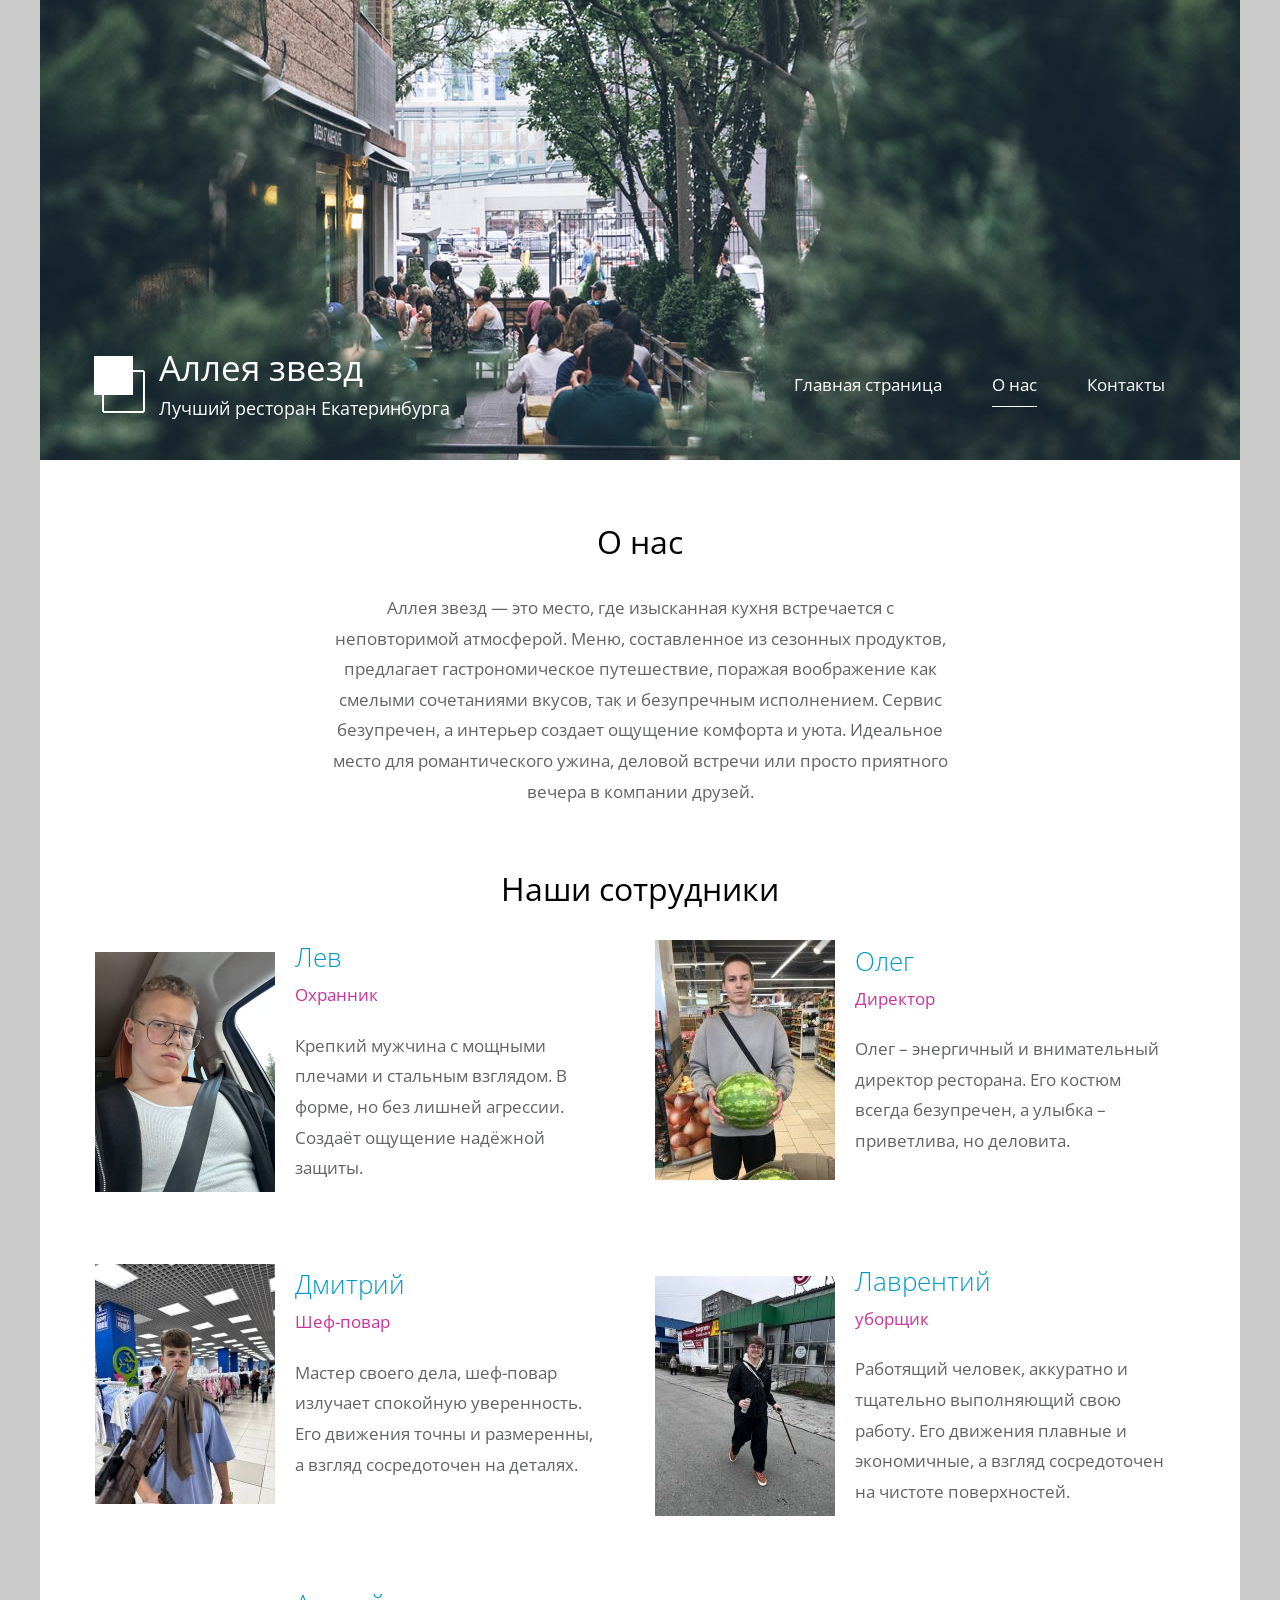
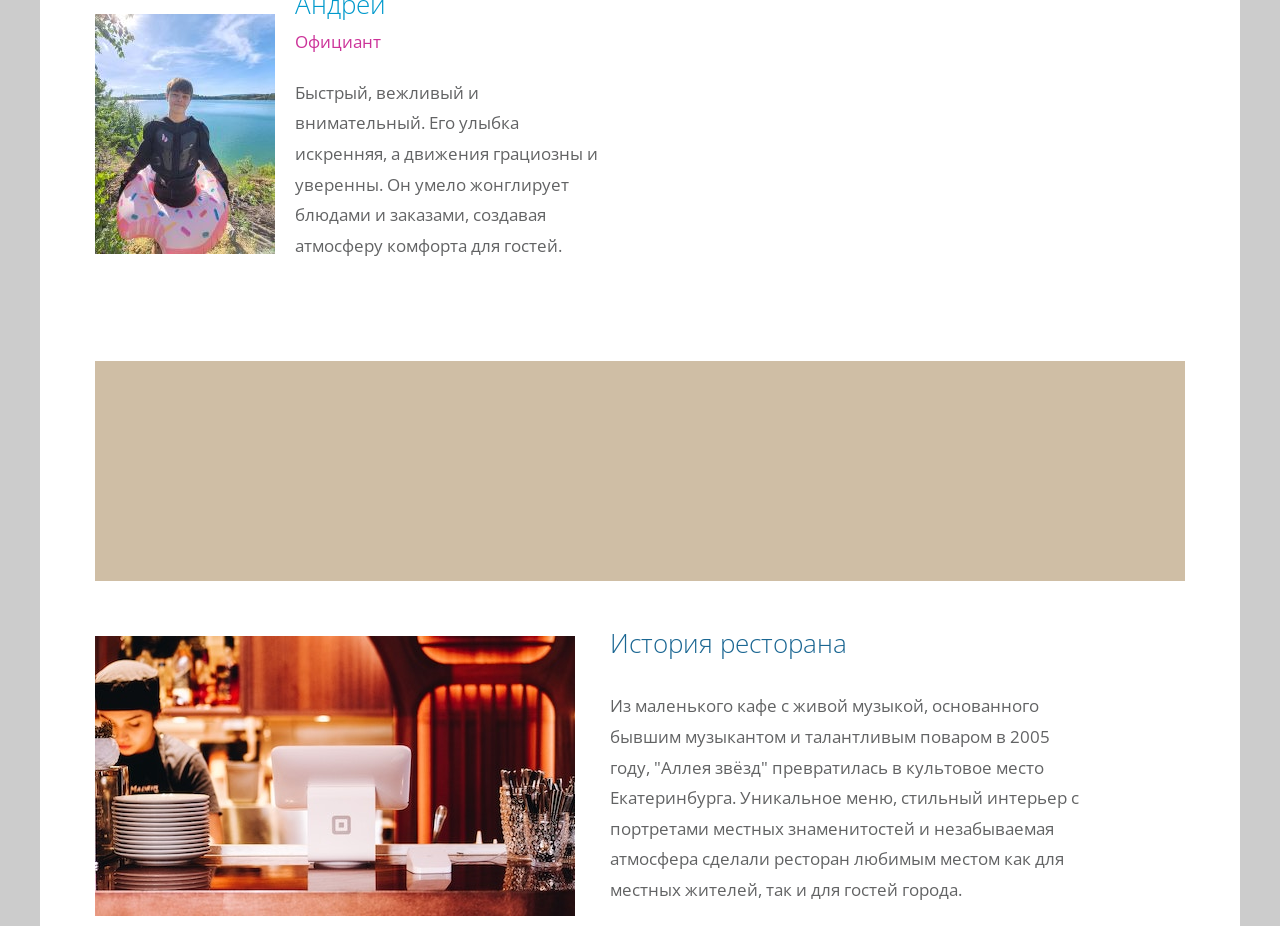
<file: about.html>
<!DOCTYPE html>
<html>

<head>
	<meta charset="UTF-8" />
    <meta name="viewport" content="width=device-width, initial-scale=1.0" />
    <meta http-equiv="X-UA-Compatible" content="ie=edge" />
    <title>Аллея звезд - о нас</title>
    <link href="https://fonts.googleapis.com/css?family=Open+Sans:300,400" rel="stylesheet" />
    <link href="css/all.min.css" rel="stylesheet" />
	<link href="css/templatemo-style.css" rel="stylesheet" />
</head>
<!--

Аллея звезд

https://templatemo.com/tm-539-simple-house

-->
<body> 

	<div class="container">
	<!-- Top box -->
		<!-- Logo & Site Name -->
		<div class="placeholder">
			<div class="parallax-window" data-parallax="scroll" data-image-src="img/simple-house-01.jpg">
				<div class="tm-header">
					<div class="row tm-header-inner">
						<div class="col-md-6 col-12">
							<img src="img/simple-house-logo.png" alt="Logo" class="tm-site-logo" /> 
							<div class="tm-site-text-box">
								<h1 class="tm-site-title">Аллея звезд</h1>
								<h6 class="tm-site-description">Лучший ресторан Екатеринбурга</h6>	
							</div>
						</div>
						<nav class="col-md-6 col-12 tm-nav">
							<ul class="tm-nav-ul">
								<li class="tm-nav-li"><a href="index.html" class="tm-nav-link">Главная страница</a></li>
								<li class="tm-nav-li"><a href="about.html" class="tm-nav-link active">О нас</a></li>
								<li class="tm-nav-li"><a href="contact.html" class="tm-nav-link">Контакты</a></li>
							</ul>
						</nav>	
					</div>
				</div>
			</div>
		</div>

		<main>
			<header class="row tm-welcome-section">
				<h2 class="col-12 text-center tm-section-title">О нас</h2>
				<p class="col-12 text-center">Аллея звезд — это место, где изысканная кухня встречается с неповторимой атмосферой.  Меню, составленное из сезонных продуктов, предлагает гастрономическое путешествие,  поражая воображение как смелыми сочетаниями вкусов, так и безупречным исполнением.  Сервис безупречен, а интерьер создает ощущение комфорта и уюта.  Идеальное место для романтического ужина, деловой встречи или просто приятного вечера в компании друзей.</p>
			</header>
                <h4 class="col-12 text-center tm-section-title">Наши сотрудники</h4>
			<div class="tm-container-inner tm-persons">
				<div class="row">
					<article class="col-lg-6">
						<figure class="tm-person">
							<img src="img/Охранник.jpg" alt="Image" class="img-fluid tm-person-img" />
							<figcaption class="tm-person-description">
								<h4 class="tm-person-name">Лев</h4>
								<p class="tm-person-title">Охранник</p>
								<p class="tm-person-about">Крепкий мужчина с мощными плечами и стальным взглядом. В форме, но без лишней агрессии.  Создаёт ощущение надёжной защиты.</p>
								<div>
								</div>
							</figcaption>
						</figure>
					</article>
					<article class="col-lg-6">
						<figure class="tm-person">
							<img src="img/Директор.jpg" alt="Image" class="img-fluid tm-person-img" />
							<figcaption class="tm-person-description">
								<h4 class="tm-person-name">Олег</h4>
								<p class="tm-person-title">Директор</p>
								<p class="tm-person-about">Олег – энергичный и  внимательный директор ресторана.  Его костюм всегда безупречен, а улыбка – приветлива, но деловита. </p>
								<div>
								</div>
							</figcaption>
						</figure>
					</article>
					<article class="col-lg-6">
						<figure class="tm-person">
							<img src="img/Шеф-повар.jpg" alt="Image" class="img-fluid tm-person-img" />
							<figcaption class="tm-person-description">
								<h4 class="tm-person-name">Дмитрий</h4>
								<p class="tm-person-title">Шеф-повар</p>
								<p class="tm-person-about">Мастер своего дела, шеф-повар излучает спокойную уверенность.  Его движения точны и размеренны,  а взгляд  сосредоточен на деталях. </p>
								<div>
								</div>
							</figcaption>
						</figure>
					</article>
					<article class="col-lg-6">
						<figure class="tm-person">
							<img src="img/уборщик.jpg" alt="Image" class="img-fluid tm-person-img" />
							<figcaption class="tm-person-description">
								<h4 class="tm-person-name">Лаврентий</h4>
								<p class="tm-person-title">уборщик</p>
								<p class="tm-person-about">Работящий человек,  аккуратно и  тщательно выполняющий свою работу.  Его  движения  плавные и  экономичные,  а  взгляд  сосредоточен на  чистоте  поверхностей.</p>
								<div>
								</div>
							</figcaption>
						</figure>
					</article>
					<article class="col-lg-6">
						<figure class="tm-person">
							<img src="img/официант.jpg" alt="Image" class="img-fluid tm-person-img" />
							<figcaption class="tm-person-description">
								<h4 class="tm-person-name">Андрей</h4>
								<p class="tm-person-title">Официант</p>
								<p class="tm-person-about">Быстрый, вежливый и внимательный.  Его  улыбка  искренняя, а  движения  грациозны и  уверенны.  Он  умело  жонглирует  блюдами и  заказами,  создавая  атмосферу  комфорта для гостей.</p>
								<div>
								</div>
							</figcaption>
						</figure>
					</article>
				</div>
			</div>
			<div class="tm-container-inner tm-featured-image">
				<div class="row">
					<div class="col-12">
						<div class="placeholder-2">
							<div class="parallax-window-2" data-parallax="scroll" data-image-src="img/about-05.jpg"></div>		
						</div>
					</div>
				</div>
			</div>
			
			<div class="tm-container-inner tm-history">
				<div class="row">
					<div class="col-12">
						<div class="tm-history-inner">
							<img src="img/about-06.jpg" alt="Image" class="img-fluid tm-history-img" />
							<div class="tm-history-text"> 
								<h4 class="tm-history-title">История ресторана</h4>
								<p class="tm-mb-p">Из маленького кафе с живой музыкой, основанного бывшим музыкантом и талантливым поваром в 2005 году,  "Аллея звёзд"  превратилась в культовое место Екатеринбурга.  Уникальное меню,  стильный интерьер с портретами местных знаменитостей и  незабываемая атмосфера  сделали  ресторан  любимым  местом  как  для  местных  жителей, так и  для  гостей  города.</p>
							</div>
						</div>	
					</div>
				</div>
			</div>
		</main>

	</div>
	<script src="js/jquery.min.js"></script>
	<script src="js/parallax.min.js"></script>
</body>
</html>
</file>
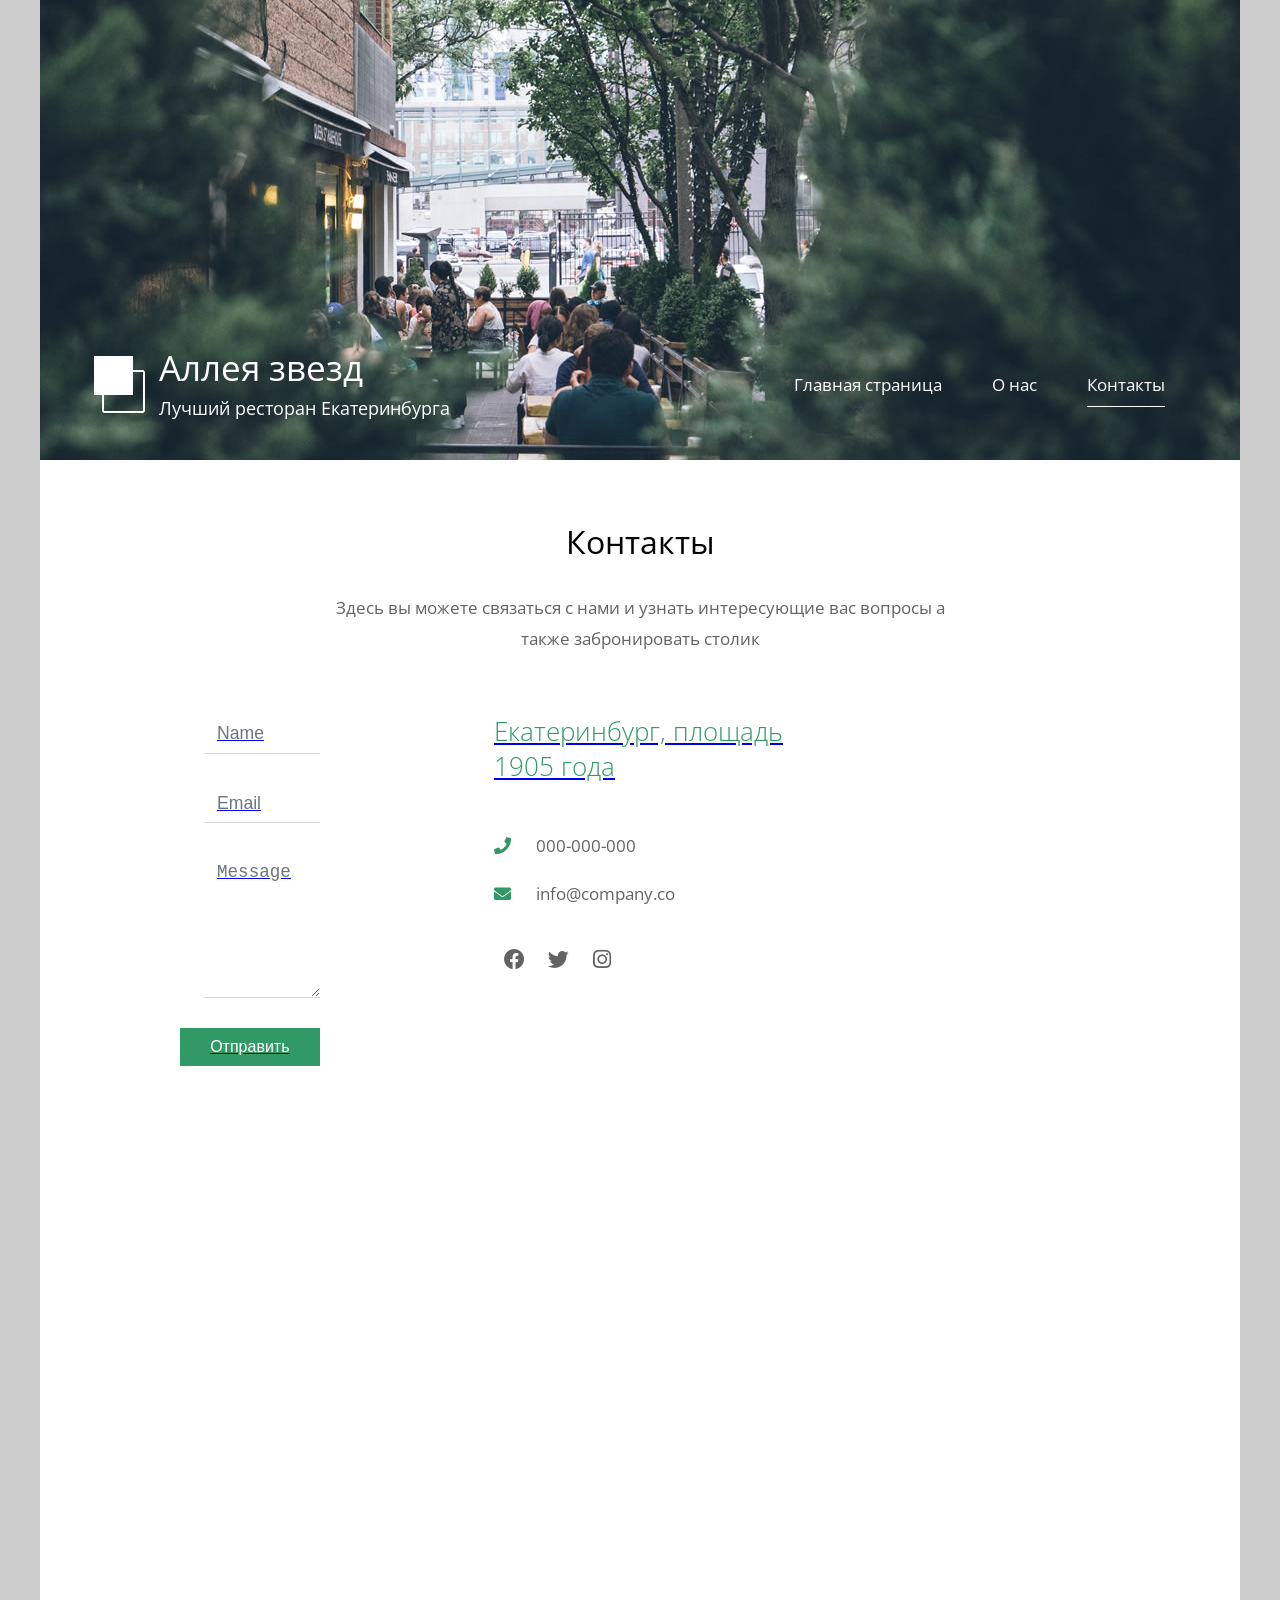
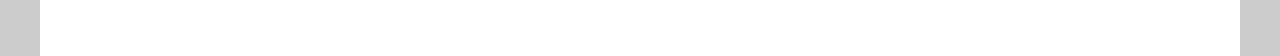
<file: contact.html>
<!DOCTYPE html>
<html>

<head>
	<meta charset="UTF-8" />
    <meta name="viewport" content="width=device-width, initial-scale=1.0" />
    <meta http-equiv="X-UA-Compatible" content="ie=edge" />
    <title>Аллея звезд - Контакты</title>
    <link href="https://fonts.googleapis.com/css?family=Open+Sans:300,400" rel="stylesheet" />
    <link href="css/all.min.css" rel="stylesheet" />
	<link href="css/templatemo-style.css" rel="stylesheet" />
</head>
<!--

Simple House

https://templatemo.com/tm-539-simple-house

-->
<body> 

	<div class="container">
	<!-- Top box -->
		<!-- Logo & Site Name -->
		<div class="placeholder">
			<div class="parallax-window" data-parallax="scroll" data-image-src="img/simple-house-01.jpg">
				<div class="tm-header">
					<div class="row tm-header-inner">
						<div class="col-md-6 col-12">
							<img src="img/simple-house-logo.png" alt="Logo" class="tm-site-logo" /> 
							<div class="tm-site-text-box">
								<h1 class="tm-site-title">Аллея звезд</h1>
								<h6 class="tm-site-description">Лучший ресторан Екатеринбурга</h6>	
							</div>
						</div>
						<nav class="col-md-6 col-12 tm-nav">
							<ul class="tm-nav-ul">
								<li class="tm-nav-li"><a href="index.html" class="tm-nav-link">Главная страница</a></li>
								<li class="tm-nav-li"><a href="about.html" class="tm-nav-link">О нас</a></li>
								<li class="tm-nav-li"><a href="contact.html" class="tm-nav-link active">Контакты</a></li>
							</ul>
						</nav>	
					</div>
				</div>
			</div>
		</div>

		<main>
			<header class="row tm-welcome-section">
				<h2 class="col-12 text-center tm-section-title">Контакты</h2>
				<p class="col-12 text-center">Здесь вы можете связаться с нами и узнать интересующие вас вопросы а также забронировать столик<a rel="nofollow" href="https://www.ltcclock.com/downloads/simple-contact-form/" target="_blank"></p>
			</header>

			<div class="tm-container-inner-2 tm-contact-section">
				<div class="row">
					<div class="col-md-6">
						<form action="" method="POST" class="tm-contact-form">
					        <div class="form-group">
					          <input type="text" name="name" class="form-control" placeholder="Name" required="#" />
					        </div>
					        
					        <div class="form-group">
					          <input type="email" name="email" class="form-control" placeholder="Email" required="#" />
					        </div>
				
					        <div class="form-group">
					          <textarea rows="5" name="message" class="form-control" placeholder="Message" required="#"></textarea>
					        </div>
					
					        <div class="form-group tm-d-flex">
					          <button type="submit" class="tm-btn tm-btn-success tm-btn-right">
					            Отправить
					          </button>
					        </div>
						</form>
					</div>
					<div class="col-md-6">
						<div class="tm-address-box">
							<h4 class="tm-info-title tm-text-success">Екатеринбург, площадь 1905 года</h4>
							<address>
							</address>
							<a href="tel:080-090-0110" class="tm-contact-link">
								<i class="fas fa-phone tm-contact-icon"></i>000-000-000
							</a>
							<a href="mailto:info@company.co" class="tm-contact-link">
								<i class="fas fa-envelope tm-contact-icon"></i>info@company.co
							</a>
							<div class="tm-contact-social">
								<a href="#" class="tm-social-link"><i class="fab fa-facebook tm-social-icon"></i></a>
								<a href="#" class="tm-social-link"><i class="fab fa-twitter tm-social-icon"></i></a>
								<a href="#" class="tm-social-link"><i class="fab fa-instagram tm-social-icon"></i></a>
							</div>
						</div>
					</div>
				</div>
			</div>
            
<!-- How to change your own map point
	1. Go to Google Maps
	2. Click on your location point
	3. Click "Share" and choose "Embed map" tab
	4. Copy only URL and paste it within the src="" field below
-->
			<div class="tm-container-inner-2 tm-map-section">
				<div class="row">
					<div class="col-12">
						<div class="tm-map">
							<iframe src="https://www.google.com/maps/embed?pb=!1m14!1m12!1m3!1d1543.2678411713148!2d60.59775348405819!3d56.8371900805657!2m3!1f0!2f0!3f0!3m2!1i1024!2i768!4f13.1!5e0!3m2!1sru!2sru!4v1746126952783!5m2!1sru!2sru" width="600" height="450" style="border:0;" allowfullscreen="" loading="lazy" referrerpolicy="no-referrer-when-downgrade"></iframe>
						</div>
					</div>
				</div>
			</div>

		</main>

	</div>
	<script src="js/jquery.min.js"></script>
	<script src="js/parallax.min.js"></script>
	<script>
		$(document).ready(function(){
			var acc = document.getElementsByClassName("accordion");
			var i;
			
			for (i = 0; i < acc.length; i++) {
			  acc[i].addEventListener("click", function() {
			    this.classList.toggle("active");
			    var panel = this.nextElementSibling;
			    if (panel.style.maxHeight) {
			      panel.style.maxHeight = null;
			    } else {
			      panel.style.maxHeight = panel.scrollHeight + "px";
			    }
			  });
			}	
		});
	</script>
</body>
</html>
</file>
<file: css/templatemo-style.css>
/*


*/

ul, nav, body, h1, h2, h4, h6, p, figure {
  margin: 0;
  padding: 0;
}

a, button { transition: all 0.3s ease; }

/* Bootstrap grid system  */

html {
  box-sizing: border-box;
  -ms-overflow-style: scrollbar;
}

*,
*::before,
*::after {
  box-sizing: inherit;
}

.container {
  width: 100%;
  max-width: 1200px;
  margin-right: auto;
  margin-left: auto;
}

.tm-container-inner,
.tm-container-inner-2 {
  padding-left: 15px;
  padding-right: 15px;
}

.row {
  display: -ms-flexbox;
  display: flex;
  -ms-flex-wrap: wrap;
  flex-wrap: wrap;
  margin-left: -15px;
  margin-right: -15px;
}

.col-lg-3,
.col-lg-4,
.col-lg-6,
.col-md-4,
.col-md-6,
.col-sm-6, 
.col-12 {
  position: relative;
  width: 100%;
  padding-right: 15px;
  padding-left: 15px;
}

.col-12 {
  -ms-flex: 0 0 100%;
  flex: 0 0 100%;
  max-width: 100%;
}

@media (min-width: 576px) {
  .col-sm-6 {
    -ms-flex: 0 0 50%;
    flex: 0 0 50%;
    max-width: 50%;
  }
}

@media (min-width: 768px) {
  .col-md-4 {
    -ms-flex: 0 0 33.333333%;
    flex: 0 0 33.333333%;
    max-width: 33.333333%;
  }
  
  .col-md-6 {
    -ms-flex: 0 0 50%;
    flex: 0 0 50%;
    max-width: 50%;
  }
}

@media (min-width: 992px) {
  .col-lg-3 {
    -ms-flex: 0 0 25%;
    flex: 0 0 25%;
    max-width: 25%;
  }
  
  .col-lg-4 {
    -ms-flex: 0 0 33.333333%;
    flex: 0 0 33.333333%;
    max-width: 33.333333%;
  }
  
  .col-lg-6 {
    -ms-flex: 0 0 50%;
    flex: 0 0 50%;
    max-width: 50%;
  }
}

/*
  primary: #2D99CC
  success: #319966
  danger: #993332
*/

.tm-btn {
  display: inline-block;
  font-size: 1rem;
  width: auto;
  padding: 10px 30px;
  text-decoration: none;
  cursor: pointer;
  border: 0;
}

.tm-btn-default {
  border: 1px solid #ccc;
  background-color: transparent;
  color: #626364;
}

.tm-btn-default:hover,
.tm-btn-default:focus {
  color: white;
  background-color: #98999A;
}

.tm-btn-primary {
  background-color: #2D99CC;
  color: white;
}

.tm-btn-primary:hover,
.tm-btn-primary:focus {
  background-color: #1b6f96;
}

.tm-btn-success {
  background-color: #319966;
  color: white;
}

.tm-btn-success:hover,
.tm-btn-success:focus {
  background-color: #1d6e46;
}

.tm-btn-danger {
  background-color: #993332;
  color: white;
}

.tm-btn-danger:hover,
.tm-btn-danger:focus {
  background-color: #752423;
}

.tm-mb-45 {
  margin-bottom: 45px;
}

.tm-mb-p {
    margin-bottom: 20px;
}

.tm-text-success {
  color: #319966;
}

.text-center {
  text-align: center;
}

.hidden {
  display: none !important;
}

.img-fluid {
  max-width: 100%;
  height: auto;
}

body {
  font-family: 'Open Sans', Arial, sans-serif;
  font-size: 17px;
  background-color: #ccc;
  overflow-x: hidden;
}

.container {
  background-color: white;
}

p, address {
  color: #626364;
  line-height: 1.8;
}

/* Set width and height in JS */
.placeholder {
  width: 100%;
  min-height: 460px;
  background-color: #556E5B;
}

.placeholder-2 {
  width: 100%;
  min-height: 220px;
  background-color: #CFBEA5;
  position: relative;
  z-index: 998;
}

.parallax-window {
  min-height: 460px;
  background: transparent;
  position: relative;
}

.parallax-window-2 {
  min-height: 220px;
  width: 100%;
  margin-left: auto;
  margin-right: auto;
  background: transparent;
  position: relative;
}

.parallax-mirror {
  z-index: 999 !important;
}

.tm-header {
  position: absolute;
  bottom: 0;
  left: 0;
  width: 100%;
  color: white;
  z-index: 1000;
}

.tm-header-inner {
  padding: 40px 50px;
}

@media (max-width: 991px) {
  .tm-header-inner {
    padding: 30px 15px;
  }
}

.tm-site-logo {
  display: inline-block;
  margin-right: 5px;
}

.tm-site-text-box {
  display: inline-block;
}

.tm-site-title {
  font-size: 2.2rem;
  font-weight: 400;
  margin-bottom: 5px;
}

.tm-site-description {
  font-size: 1.1rem;
  font-weight: 400;
}

.tm-nav {
  text-align: right;
  margin-top: 30px;
}

.tm-nav-ul {
  display: flex;
  justify-content: flex-end;
}

.tm-nav-li {
  list-style: none;
  display: block;
  margin-bottom: 0;
  padding-right: 25px;
  padding-left: 25px;
}

@media (max-width: 991px) {
  .tm-nav-li {
    padding-right: 15px;
    padding-left: 15px;
  }
}

.tm-nav-link {
  color: white;
  text-decoration: none;
  padding-bottom: 10px;
}

.tm-nav-link.active,
.tm-nav-link:hover {
  border-bottom: 1px solid white;
}

.tm-welcome-section {
  margin: 60px auto;
  max-width: 655px;
}

.tm-section-title {
  font-size: 2rem;
  font-weight: 400;
  margin-bottom: 30px;
}

.tm-gallery {
  margin-bottom: 80px;
}

.tm-gallery-page {
  max-width: 280px;
  margin-left: auto;
  margin-right: auto;
  display: -ms-flexbox;
  display: flex;
  -ms-flex-wrap: wrap;
  flex-wrap: wrap;
}

.tm-gallery-description {
  font-size: 0.95rem;
}

.tm-section,
.tm-container-inner,
.tm-container-inner-2 {
  margin-left: auto;
  margin-right: auto;
}

/* Small devices (landscape phones, 576px and up) */
@media (min-width: 576px) {
  .tm-gallery-page {
    max-width: 560px;
  }
}

/* Medium devices (tablets, 768px and up) */
@media (min-width: 768px) {
  .tm-gallery-page,
  .tm-section,
  .tm-container-inner,
  .tm-container-inner-2 {
    max-width: 840px;
  }
}

/* Large devices (desktops, 992px and up) */
@media (min-width: 992px) {
  .tm-gallery-page,
  .tm-section {
    max-width: 1120px;
  }
  
  .tm-container-inner {
    max-width: 1120px;
  }
  
  .tm-container-inner-2 {
    max-width: 900px;
  }
}

.tm-gallery-item {
  max-width: 280px;
}

.tm-gallery-img {
  margin-bottom: 20px;
}

.tm-gallery-title {
  font-size: 1.3rem;
  font-weight: 400;
  color: #1A6692;
  margin-bottom: 15px;
}

.tm-gallery-description {
  margin-bottom: 20px;
}

.tm-gallery-price {
  font-size: 1.25rem;
  color: #2F956D;
  margin-bottom: 60px;
}

.tm-paging-links {
  text-align: center;
  margin-bottom: 40px;
}

.tm-paging-item {
  list-style: none;
  display: inline-block;
  border: 1px solid #2F956D;
  margin: 7px;
}

.tm-paging-link {
  padding: 10px 30px;
  display: flex;
  align-items: center;
  justify-content: center;
  text-decoration: none;
  color: #2F956D;
  background-color: transparent;
}

.tm-paging-link.active,
.tm-paging-link:hover {
  background-color: #2F956D;
  color: white;
}

.tm-description-figure {
  text-align: center;  
}

.tm-description-box {
  margin-left: auto;
  margin-right: auto;
}

.tm-description-box {
  padding-left: 0;
  padding-right: 0;
  display: flex;
  flex-direction: column;
  margin-top: 30px;
  max-width: 530px;
}

@media (min-width: 768px) {
  .tm-description-box {
    padding-left: 5px;
    padding-right: 40px;
    margin-top: 0;
  }
}

.tm-right {
  align-self: flex-end;
}

.tm-footer {
  padding: 25px 15px;
  margin-top: 40px;
}

.tm-footer a {
  color: #626364;
  text-decoration: none;
}

.tm-footer a:hover {
  color: #1A6692;
}

/* About */
.tm-persons {
  margin-bottom: 20px;
}

.tm-person {
  display: flex;
  flex-direction: column;
  align-items: center;
  justify-content: center;
  margin-bottom: 60px;
}

@media (min-width: 420px) {
  .tm-person {
    flex-direction: row;
  }
}

.tm-person-description {
  padding-left: 20px;
  padding-right: 20px;
}

.tm-person-name {
  font-size: 1.6rem;
  font-weight: 300;
  color: #09C;
  margin-bottom: 5px;
  margin-top: 15px;
}

@media (min-width: 420px) {
  .tm-person-name {
    margin-top: 0;
  }
}

.tm-person-title {
  color: #C39;
  margin-bottom: 20px;
}

.tm-person-about {
  margin-bottom: 20px;
}

.tm-social-link {
  color: #626364;
  display: inline-block;
  border-radius: 1px;
  background-color: transparent;
  font-size: 1.3rem;
  text-decoration: none;
  width: 40px;
  height: 40px;
  margin-right: 0;
  margin-bottom: 15px;
}

.tm-social-link:hover {
  color: white;
  background-color: #626364;
}

.tm-social-icon {
  display: flex;
  align-items: center;
  justify-content: center;
  width: 100%;
  height: 100%;
}

.tm-feature {
  text-align: center;
  padding: 45px 20px;
}

.tm-feature-icon {
  color: #9f9c9c;
  margin-bottom: 65px;
}

.tm-feature-description {
  margin-bottom: 35px;
  font-size: 1rem;
}

.tm-features {
  margin-top: 35px;
}

.tm-history {
  margin-top: 45px;
}

.tm-history-inner {
  display: flex;
  align-items: center;
  justify-content: center;
  flex-direction: column;
}

.tm-history-img {
  max-width: 100%;
}

@media (min-width: 768px) {
 .tm-history-img {
    max-width: 50%;
  }
  
  .tm-history-inner {
    flex-direction: row;
  }
}

.tm-history-title {
  font-size: 1.6rem;
  font-weight: 300;
  color: #1A6692;
  margin-bottom: 30px;
}

.tm-history-text {
  max-width: 480px;
  margin: 15px auto 0;
}

.tm-history-description {
  margin-bottom: 40px;
}

@media (min-width: 768px) {
 .tm-history-text {
    max-width: auto;
    margin: 0 auto 0 35px;
  } 
}

/* Contact Page */
.tm-contact-form {
  max-width: 100%;
}

@media (min-width: 768px) {
 .tm-contact-form {
    max-width: 310px;
  } 
}

.tm-d-flex {
  display: flex;
  flex-direction: column;
}

.tm-btn-right {
  align-self: flex-end;
}

.form-group {
  margin-bottom: 30px;
}

.form-control {
  display: block;
  width: 100%;
  padding: 0.375rem 0.75rem;
  font-size: 1.1rem;
  font-weight: 400;
  line-height: 1.5;
  color: #626364;
  background-color: #fff;
  background-clip: padding-box;
  border: 1px solid #ced4da;
  border-right: 0;
  border-top: 0;
  border-left: 0;
  border-radius: 0;
  transition: border-color 0.15s ease-in-out, box-shadow 0.15s ease-in-out;
}

.form-control::-ms-expand {
  background-color: transparent;
  border: 0;
}

.form-control:focus {
  color: #495057;
  background-color: #fff;
  border-color: #80bdff;
  outline: 0;
  box-shadow: 0 0 0 0.2rem rgba(0, 123, 255, 0.25);
}

.form-control::-webkit-input-placeholder {
  color: #6c757d;
  opacity: 1;
}

.form-control::-moz-placeholder {
  color: #6c757d;
  opacity: 1;
}

.form-control:-ms-input-placeholder {
  color: #6c757d;
  opacity: 1;
}

.form-control::-ms-input-placeholder {
  color: #6c757d;
  opacity: 1;
}

.form-control::placeholder {
  color: #6c757d;
  opacity: 1;
}

.tm-info-title {
  font-size: 1.6rem;
  font-weight: 300;
  margin-bottom: 30px;
}

address {
  font-style: normal;
  margin-bottom: 50px;
}

.tm-address-box {
  max-width: 100%;
}

@media (min-width: 768px) {
 .tm-address-box {
    max-width: 315px;
  } 
}

.tm-contact-icon {
  display: inline-block;
  margin-right: 25px;
  color: #319966;
}

.tm-contact-link {
  display: inline-block;
  color: #626364;
  margin-bottom: 25px;
  text-decoration: none;
}

.tm-contact-social {
  margin-top: 10px;
}

.tm-map {
  max-width: 900px;
  height: 450px;
  width: 100%;
  margin-left: auto;
  margin-right: auto;
}

.tm-map iframe {
  width: 100%;
  height: 100%;
}

.tm-contact-section {
  padding-bottom: 30px;
}

.tm-map-section {
  padding-top: 40px;
  padding-bottom: 40px;
}

.tm-info-section {
  padding-top: 30px;
}

.tm-faq {
  max-width: 650px;
  margin-left: auto;
  margin-right: auto;
}

.tm-accordion {
  padding-top: 40px;
}

/* https://www.w3schools.com/howto/howto_js_accordion.asp */
/* Style the buttons that are used to open and close the accordion panel */
.accordion {
  font-size: 1.2rem;
  font-family: 'Open Sans', Helevetica, Arial, sans-serif;
  color: #999;
  background-color: transparent;
  border: 1px solid #d0d0d0;
  margin-bottom: 17px;
  margin-top: 17px;
  cursor: pointer;
  padding: 10px 20px 6px;
  width: 100%;
  text-align: left;
  outline: none;
  transition: 0.4s;
}

/* Add a background color to the button if it is clicked on (add the .active class with JS), and when you move the mouse over it (hover) */
.accordion.active, .accordion:hover {
  color: #09C;
}

@keyframes changeIcon {
  0% {
    content: '\f0d9';
  }
  50% {
    color: white;
  }
  100% {
    content: "\f0d7";
  }
}

@keyframes changeIconBack {
  0% {
    content: '\f0d7';
  }
  50% {
    color: white;
  }
  100% {
    content: "\f0d9";
  }
}

.accordion:after {
  font-family: 'Font Awesome 5 Free';
  font-weight: 900;
  animation: changeIconBack 0.3s linear;
  content: '\f0d9';
  font-size: 2rem;
  color: #999;
  float: right;
  margin-left: 5px;
}

.accordion.active:after {
  animation: changeIcon 0.3s linear;
  content: '\f0d7';
}

/* Style the accordion panel. Note: hidden by default */
.panel {
  background-color: white;
  max-height: 0;
  overflow: hidden;
  transition: max-height 0.2s ease-out;
}

.panel p {
  padding: 5px 20px 30px;
}
</file>
